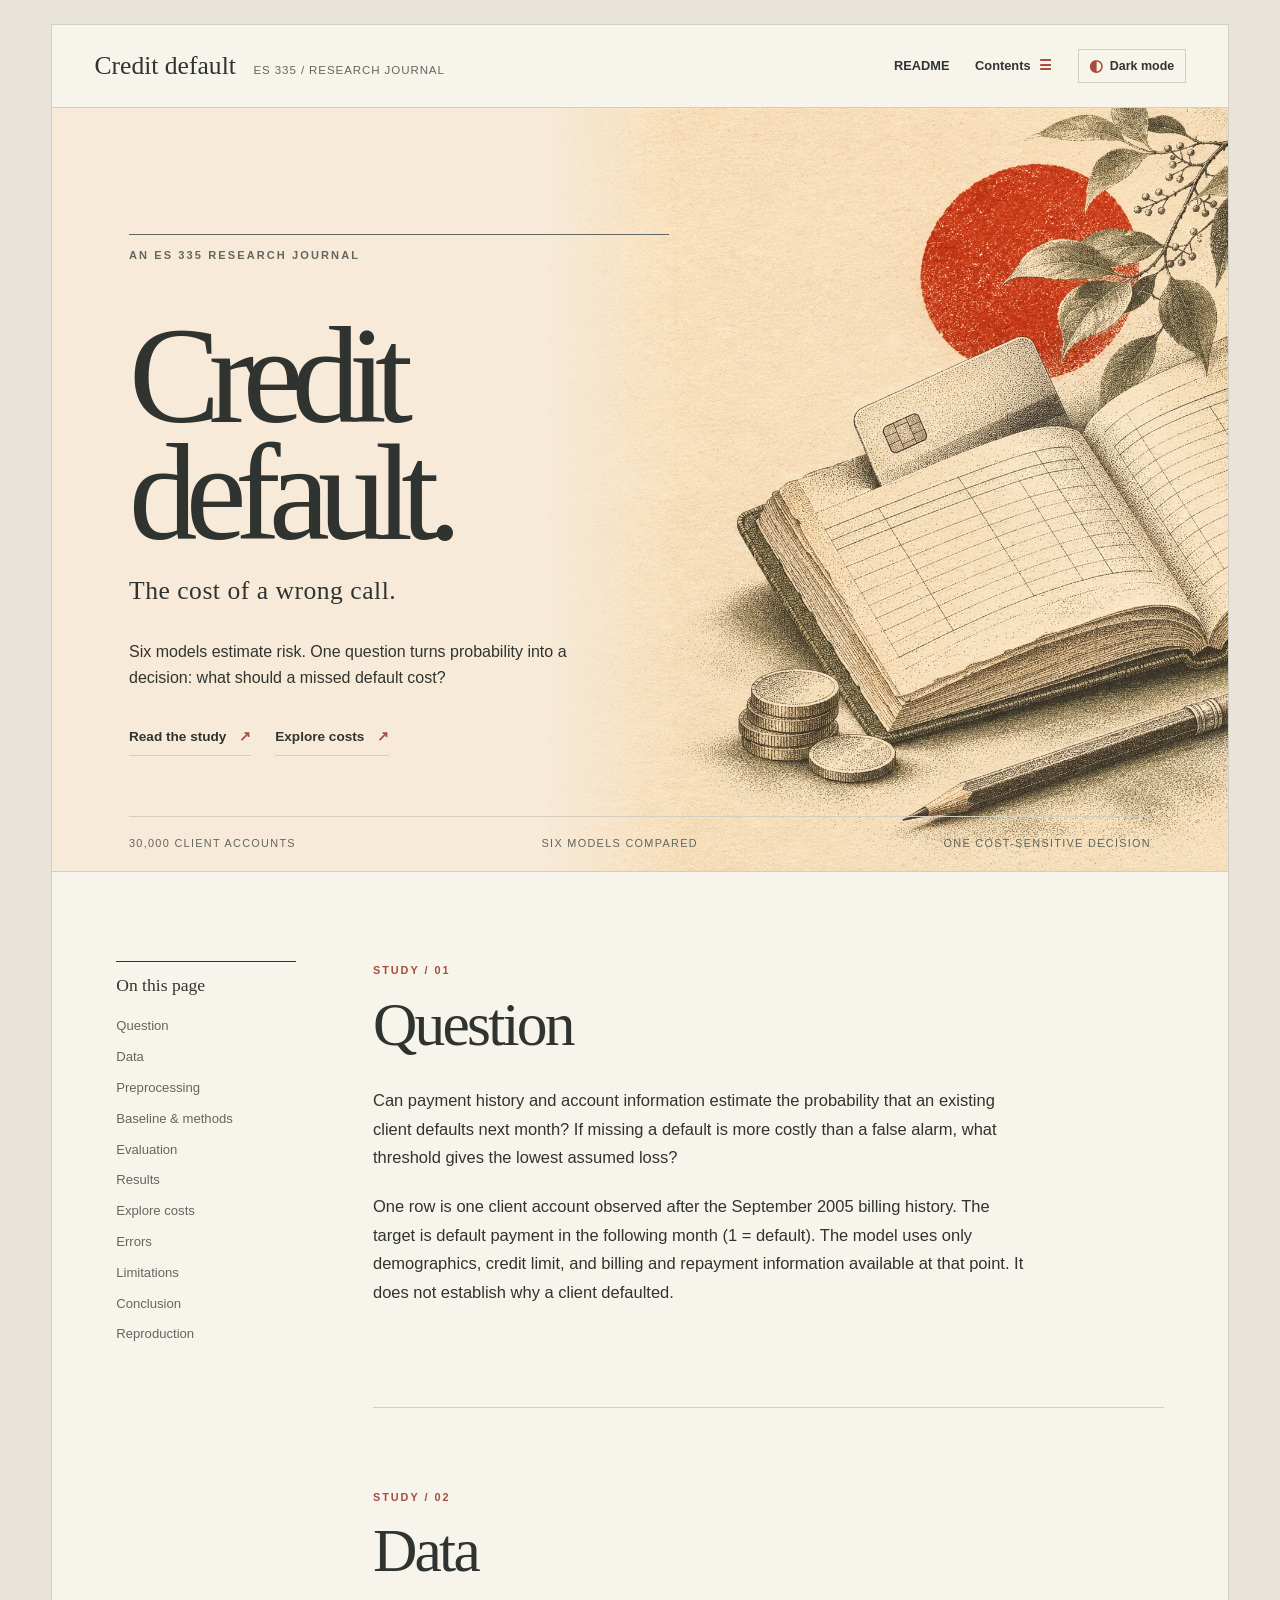
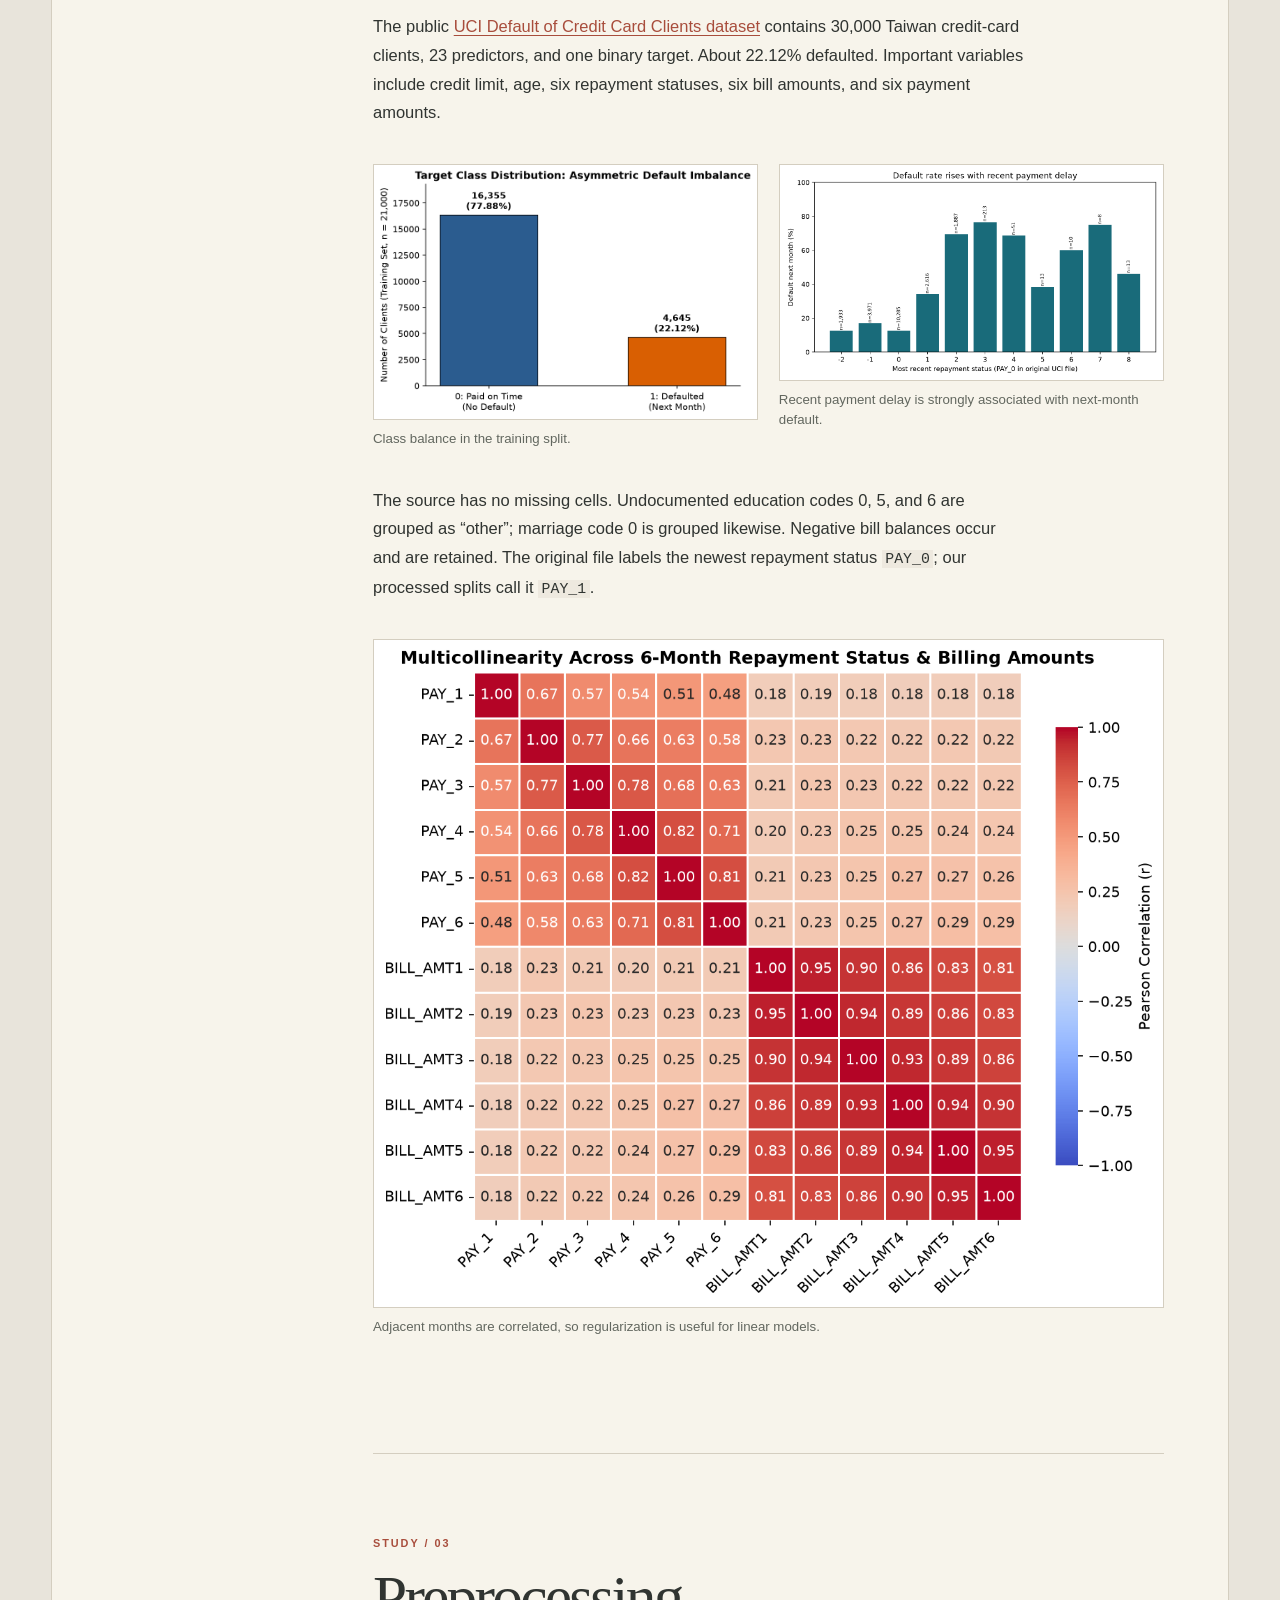
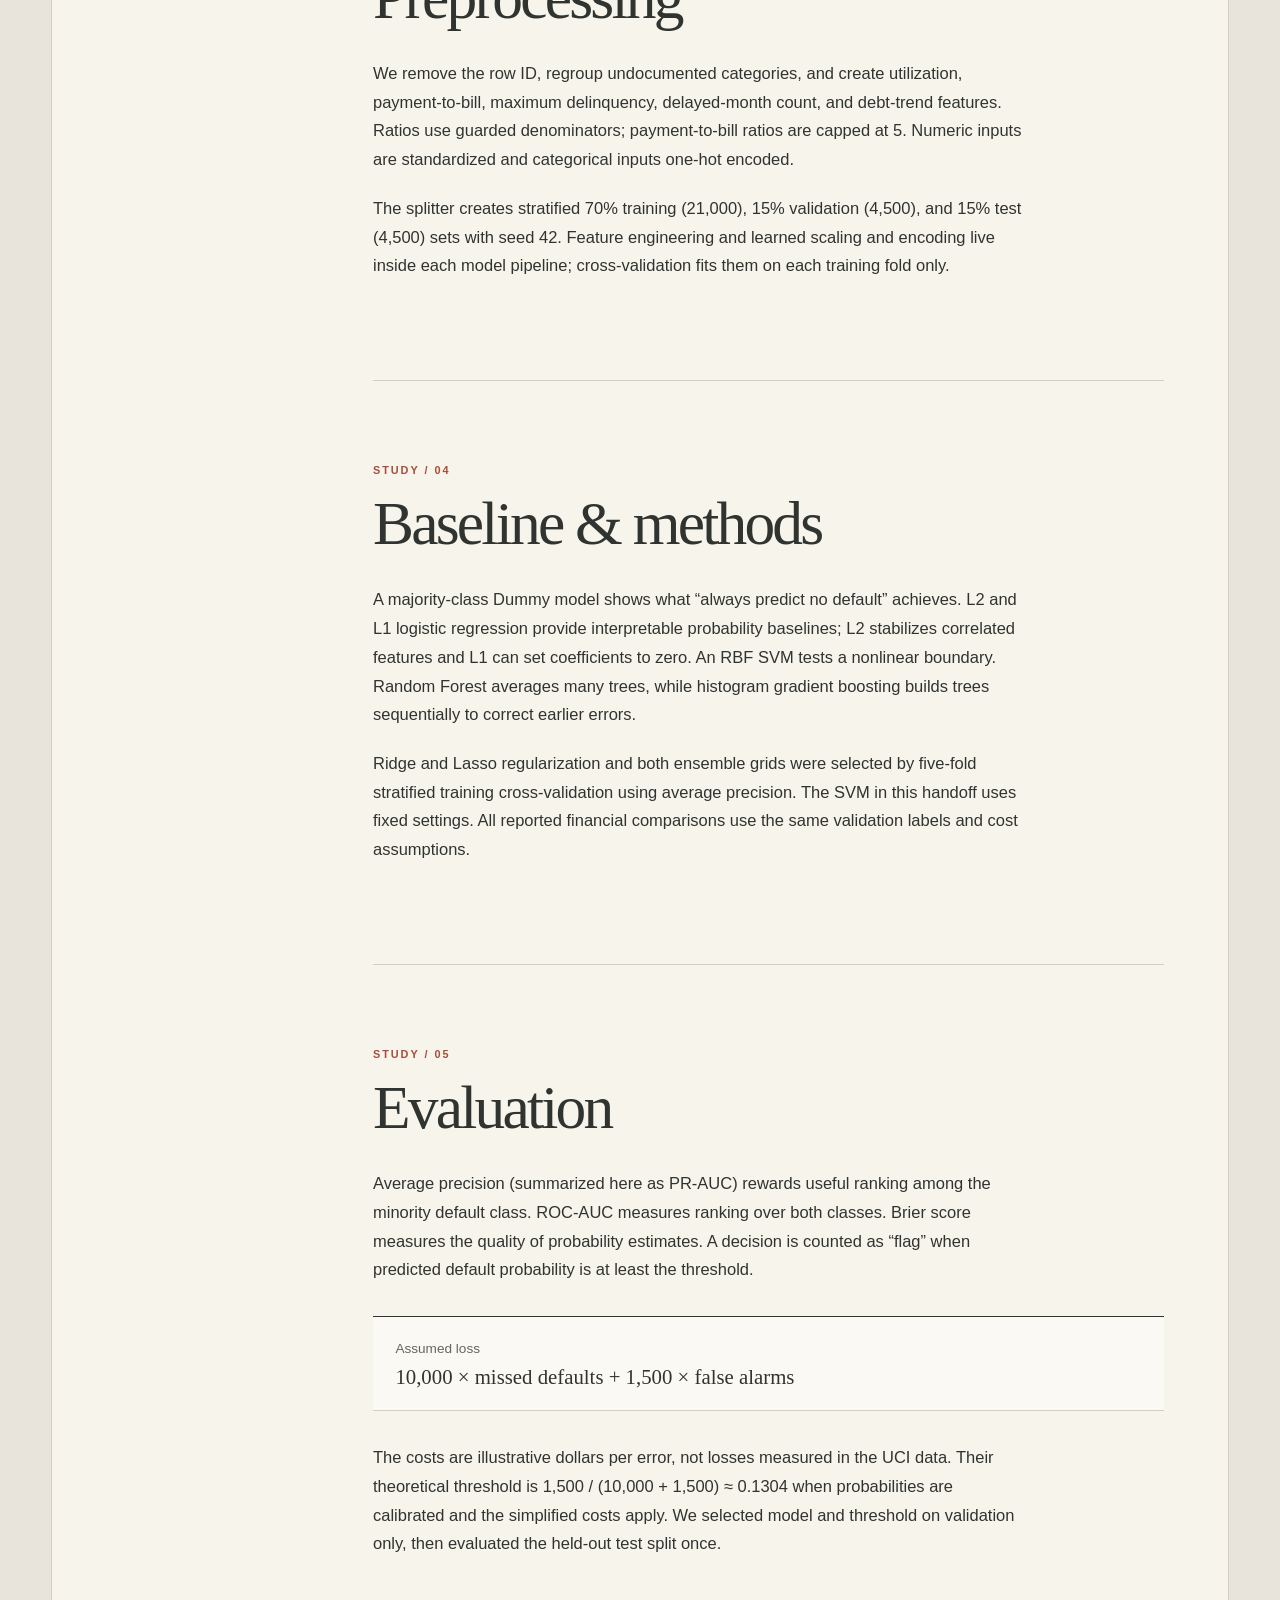
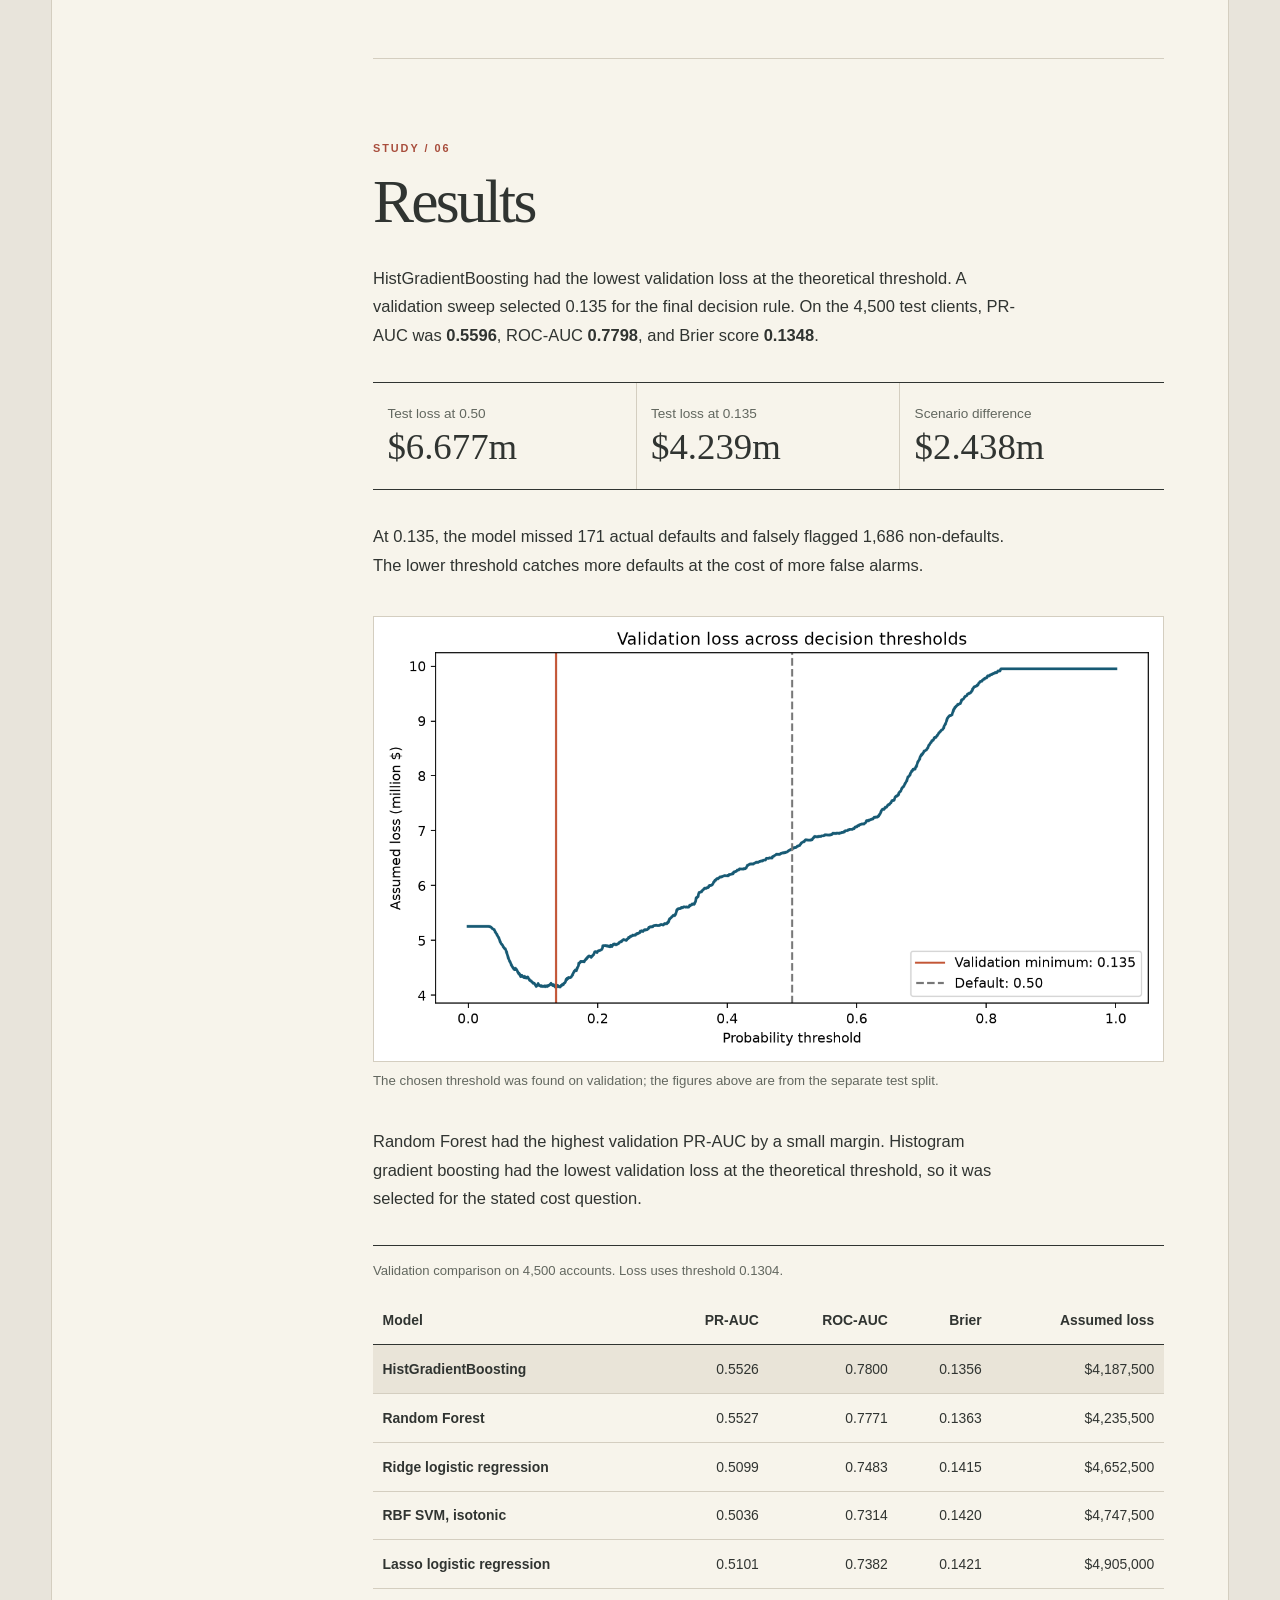
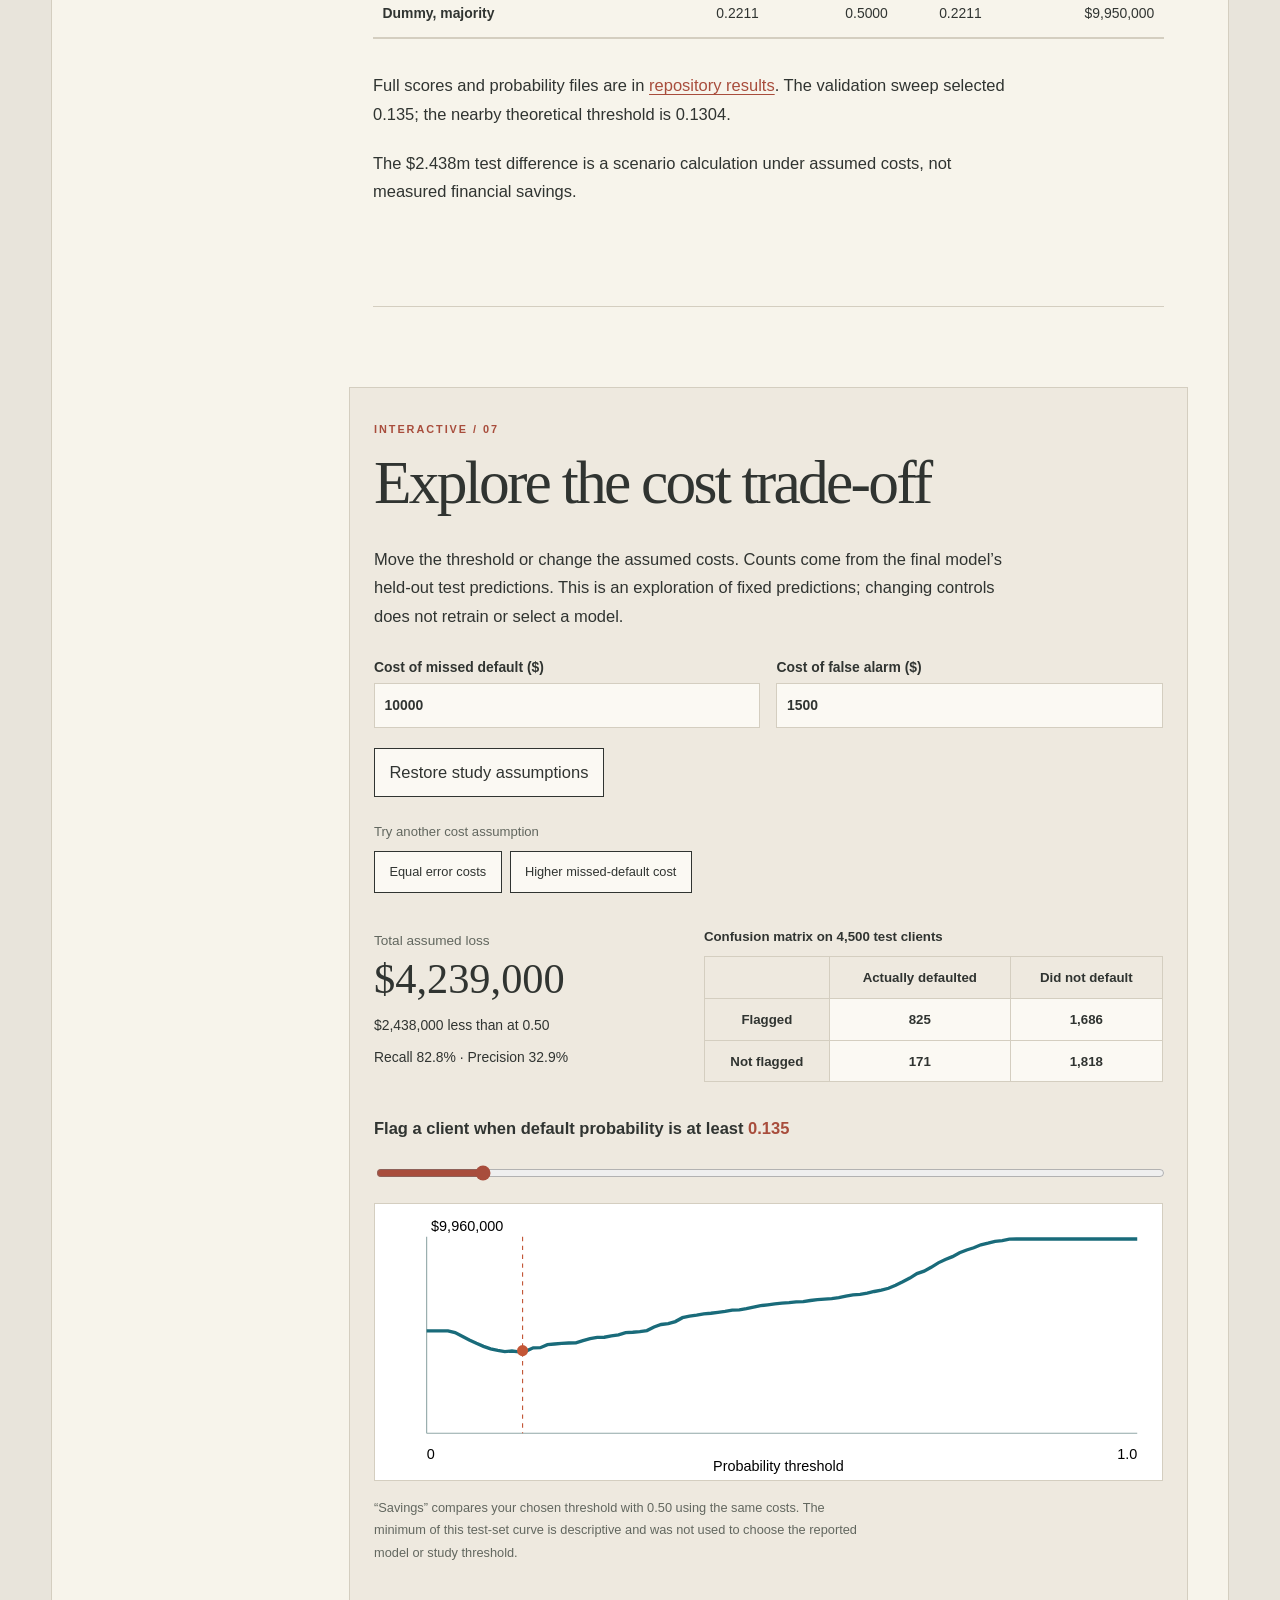
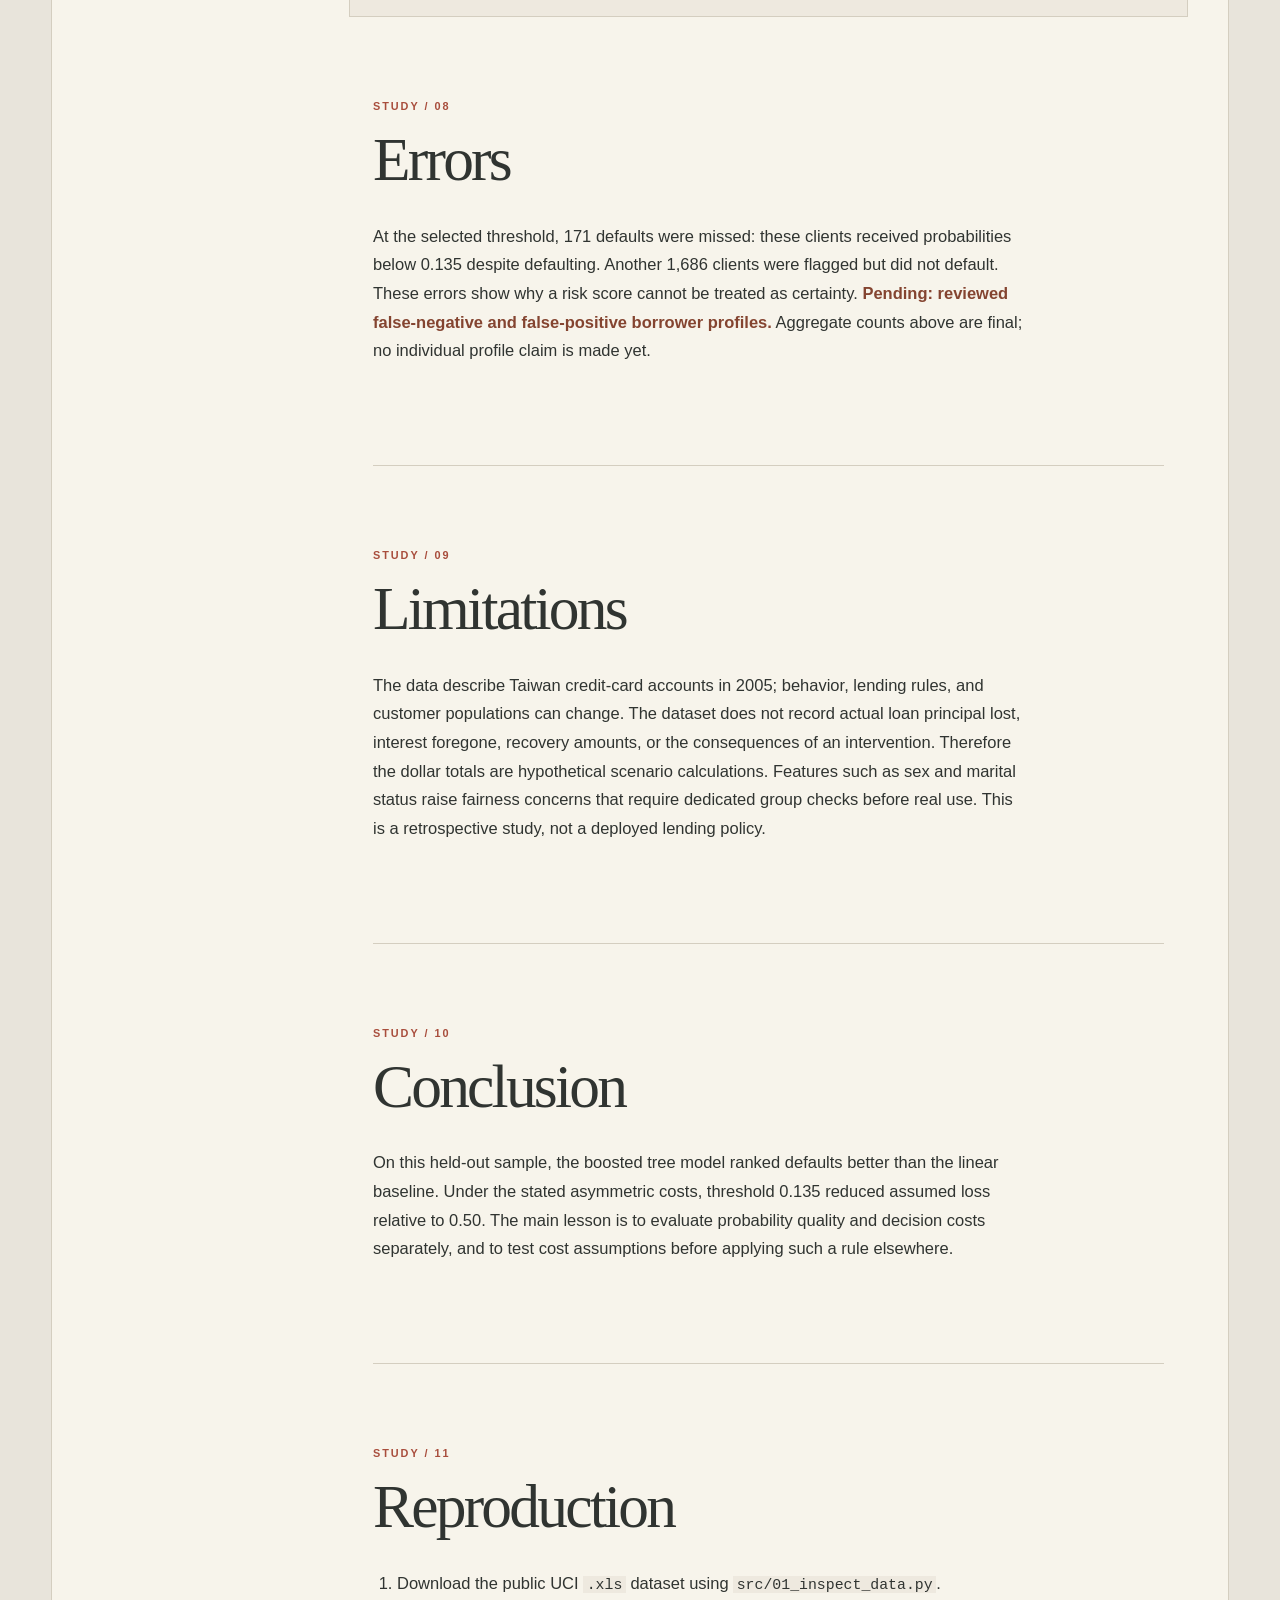
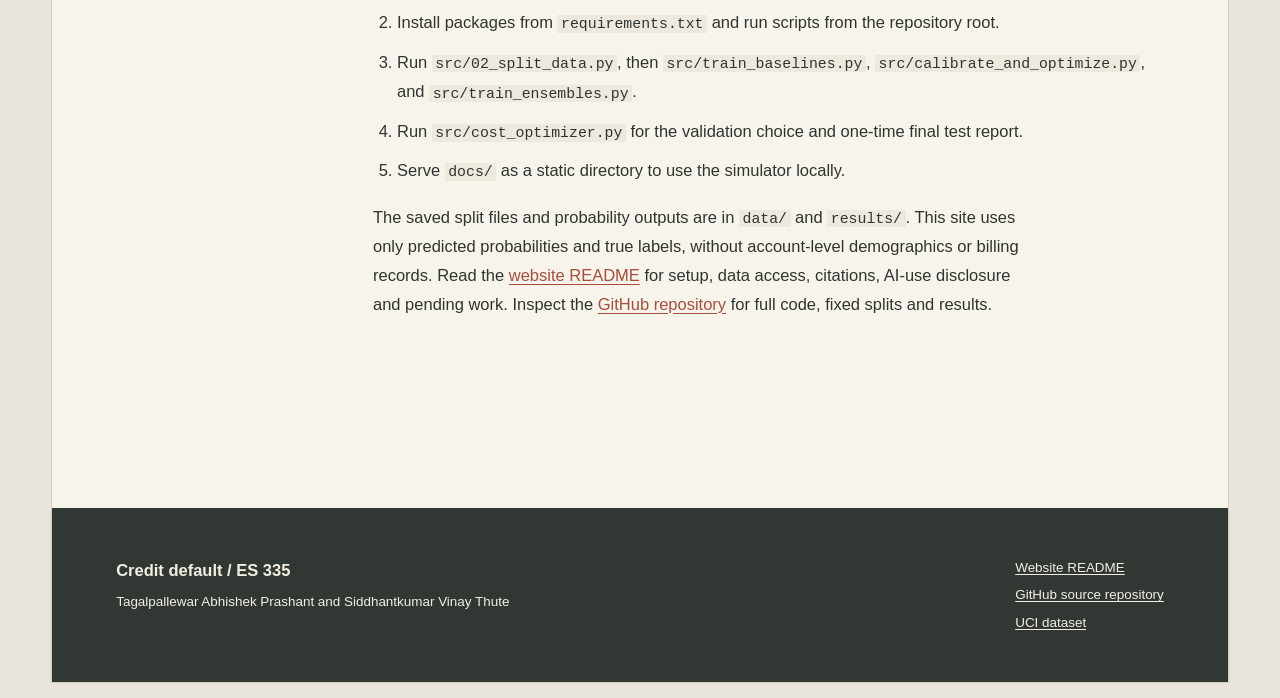
<file: docs/index.html>
<!doctype html>
<html lang="en">
<head>
  <meta charset="utf-8">
  <meta name="viewport" content="width=device-width, initial-scale=1">
  <meta name="description" content="An interactive study of credit-card default probabilities and cost-sensitive decisions.">
  <title>Credit default | Model evidence and decision costs</title>
  <script src="theme.js"></script>
  <link rel="stylesheet" href="style.css">
  <script src="app.js" defer></script>
</head>
<body>
  <a class="skip-link" href="#question">Skip to study</a>
  <header class="masthead"><a class="brand" href="#top">Credit default<span>ES 335 / Research journal</span></a><div class="header-actions"><a class="header-link" href="readme.html">README</a><details class="nav-menu"><summary>Contents</summary><nav aria-label="Main navigation"><a href="#question">Question</a><a href="#data">Data</a><a href="#methods">Methods</a><a href="#results">Results</a><a href="#simulator">Simulator</a><a href="#reproduce">Reproduce</a><a href="https://github.com/TagalpallewarAbhishek/credit-default-prediction">GitHub</a></nav></details><button class="theme-toggle" type="button" aria-label="Switch color theme">Dark mode</button></div></header>
  <main id="top">
    <section class="hero" aria-labelledby="hero-title">
      <img class="hero-art" src="assets/hero-ledger.webp" alt="" fetchpriority="high" decoding="async">
      <div class="hero-copy"><p class="kicker">An ES 335 research journal</p><h1 id="hero-title">Credit<br>default.</h1><p class="hero-subtitle">The cost of a wrong call.</p><p class="lead">Six models estimate risk. One question turns probability into a decision: what should a missed default cost?</p><div class="hero-links"><a class="hero-link" href="#question">Read the study</a><a class="hero-link" href="#simulator">Explore costs</a></div></div>
      <div class="hero-bottom"><span>30,000 client accounts</span><span>Six models compared</span><span>One cost-sensitive decision</span></div>
    </section>
    <div class="page-grid"><aside class="contents"><p>On this page</p><a href="#question">Question</a><a href="#data">Data</a><a href="#preprocessing">Preprocessing</a><a href="#methods">Baseline & methods</a><a href="#evaluation">Evaluation</a><a href="#results">Results</a><a href="#simulator">Explore costs</a><a href="#errors">Errors</a><a href="#limitations">Limitations</a><a href="#conclusion">Conclusion</a><a href="#reproduce">Reproduction</a></aside><div class="story">
      <section id="question" class="chapter"><h2>Question</h2><p>Can payment history and account information estimate the probability that an existing client defaults next month? If missing a default is more costly than a false alarm, what threshold gives the lowest assumed loss?</p><p>One row is one client account observed after the September 2005 billing history. The target is default payment in the following month (1 = default). The model uses only demographics, credit limit, and billing and repayment information available at that point. It does not establish why a client defaulted.</p></section>
      <section id="data" class="chapter"><h2>Data</h2><p>The public <a href="https://archive.ics.uci.edu/dataset/350/default%2Bof%2Bcredit%2Bcard%2Bclients">UCI Default of Credit Card Clients dataset</a> contains 30,000 Taiwan credit-card clients, 23 predictors, and one binary target. About 22.12% defaulted. Important variables include credit limit, age, six repayment statuses, six bill amounts, and six payment amounts.</p><div class="figure-row"><figure><img src="assets/class_imbalance.png" alt="Training data: 77.88 percent did not default and 22.12 percent did." loading="lazy"><figcaption>Class balance in the training split.</figcaption></figure><figure><img src="assets/default_by_repayment_status.png" alt="Training default rate by most recent repayment status, with counts above each bar." loading="lazy"><figcaption>Recent payment delay is strongly associated with next-month default.</figcaption></figure></div><p>The source has no missing cells. Undocumented education codes 0, 5, and 6 are grouped as “other”; marriage code 0 is grouped likewise. Negative bill balances occur and are retained. The original file labels the newest repayment status <code>PAY_0</code>; our processed splits call it <code>PAY_1</code>.</p><figure class="wide-figure"><img src="assets/feature_correlation.png" alt="Correlation heatmap showing strong similarity among adjacent bill amounts and among repayment statuses." loading="lazy"><figcaption>Adjacent months are correlated, so regularization is useful for linear models.</figcaption></figure></section>
      <section id="preprocessing" class="chapter"><h2>Preprocessing</h2><p>We remove the row ID, regroup undocumented categories, and create utilization, payment-to-bill, maximum delinquency, delayed-month count, and debt-trend features. Ratios use guarded denominators; payment-to-bill ratios are capped at 5. Numeric inputs are standardized and categorical inputs one-hot encoded.</p><p>The splitter creates stratified 70% training (21,000), 15% validation (4,500), and 15% test (4,500) sets with seed 42. Feature engineering and learned scaling and encoding live inside each model pipeline; cross-validation fits them on each training fold only.</p></section>
      <section id="methods" class="chapter"><h2>Baseline & methods</h2><p>A majority-class Dummy model shows what “always predict no default” achieves. L2 and L1 logistic regression provide interpretable probability baselines; L2 stabilizes correlated features and L1 can set coefficients to zero. An RBF SVM tests a nonlinear boundary. Random Forest averages many trees, while histogram gradient boosting builds trees sequentially to correct earlier errors.</p><p>Ridge and Lasso regularization and both ensemble grids were selected by five-fold stratified training cross-validation using average precision. The SVM in this handoff uses fixed settings. All reported financial comparisons use the same validation labels and cost assumptions.</p></section>
      <section id="evaluation" class="chapter"><h2>Evaluation</h2><p>Average precision (summarized here as PR-AUC) rewards useful ranking among the minority default class. ROC-AUC measures ranking over both classes. Brier score measures the quality of probability estimates. A decision is counted as “flag” when predicted default probability is at least the threshold.</p><div class="formula"><span>Assumed loss</span><strong>10,000 × missed defaults + 1,500 × false alarms</strong></div><p>The costs are illustrative dollars per error, not losses measured in the UCI data. Their theoretical threshold is 1,500 / (10,000 + 1,500) ≈ 0.1304 when probabilities are calibrated and the simplified costs apply. We selected model and threshold on validation only, then evaluated the held-out test split once.</p></section>
      <section id="results" class="chapter"><h2>Results</h2><p>HistGradientBoosting had the lowest validation loss at the theoretical threshold. A validation sweep selected 0.135 for the final decision rule. On the 4,500 test clients, PR-AUC was <strong>0.5596</strong>, ROC-AUC <strong>0.7798</strong>, and Brier score <strong>0.1348</strong>.</p><div class="result-band"><div><span>Test loss at 0.50</span><strong>$6.677m</strong></div><div><span>Test loss at 0.135</span><strong>$4.239m</strong></div><div><span>Scenario difference</span><strong>$2.438m</strong></div></div><p>At 0.135, the model missed 171 actual defaults and falsely flagged 1,686 non-defaults. The lower threshold catches more defaults at the cost of more false alarms.</p><figure class="wide-figure"><img src="assets/final_cost_curve.png" alt="Validation cost curve for HistGradientBoosting with minimum at 0.135 and reference threshold 0.50." loading="lazy"><figcaption>The chosen threshold was found on validation; the figures above are from the separate test split.</figcaption></figure><p>Random Forest had the highest validation PR-AUC by a small margin. Histogram gradient boosting had the lowest validation loss at the theoretical threshold, so it was selected for the stated cost question.</p>
<div class="table-scroll"><table class="results-table"><caption>Validation comparison on 4,500 accounts. Loss uses threshold 0.1304.</caption><thead><tr><th scope="col">Model</th><th scope="col">PR-AUC</th><th scope="col">ROC-AUC</th><th scope="col">Brier</th><th scope="col">Assumed loss</th></tr></thead><tbody>
<tr class="winner"><th scope="row">HistGradientBoosting</th><td>0.5526</td><td>0.7800</td><td>0.1356</td><td>$4,187,500</td></tr>
<tr><th scope="row">Random Forest</th><td>0.5527</td><td>0.7771</td><td>0.1363</td><td>$4,235,500</td></tr>
<tr><th scope="row">Ridge logistic regression</th><td>0.5099</td><td>0.7483</td><td>0.1415</td><td>$4,652,500</td></tr>
<tr><th scope="row">RBF SVM, isotonic</th><td>0.5036</td><td>0.7314</td><td>0.1420</td><td>$4,747,500</td></tr>
<tr><th scope="row">Lasso logistic regression</th><td>0.5101</td><td>0.7382</td><td>0.1421</td><td>$4,905,000</td></tr>
<tr><th scope="row">Dummy, majority</th><td>0.2211</td><td>0.5000</td><td>0.2211</td><td>$9,950,000</td></tr>
</tbody></table></div>
<p>Full scores and probability files are in <a href="https://github.com/TagalpallewarAbhishek/credit-default-prediction/tree/main/results">repository results</a>. The validation sweep selected 0.135; the nearby theoretical threshold is 0.1304.</p>
<p>The $2.438m test difference is a scenario calculation under assumed costs, not measured financial savings.</p></section>
      <section id="simulator" class="chapter simulator"><h2>Explore the cost trade-off</h2><p>Move the threshold or change the assumed costs. Counts come from the final model’s held-out test predictions. This is an exploration of fixed predictions; changing controls does not retrain or select a model.</p><div id="sim-status" role="status">Loading test predictions…</div><div class="controls"><div class="cost-controls"><label>Cost of missed default ($)<input id="fn-cost" type="number" min="0" step="100" value="10000"></label><label>Cost of false alarm ($)<input id="fp-cost" type="number" min="0" step="100" value="1500"></label></div><button id="reset" type="button">Restore study assumptions</button></div><div class="presets" role="group" aria-label="Example cost scenarios"><span>Try another cost assumption</span><button type="button" data-fn-cost="1500" data-fp-cost="1500">Equal error costs</button><button type="button" data-fn-cost="20000" data-fp-cost="1500">Higher missed-default cost</button></div><div class="sim-results"><div class="sim-total"><span>Total assumed loss</span><strong id="total-loss">—</strong><p id="savings">—</p><p id="rates">—</p></div><div class="matrix-wrap"><table class="matrix"><caption>Confusion matrix on 4,500 test clients</caption><thead><tr><th></th><th>Actually defaulted</th><th>Did not default</th></tr></thead><tbody><tr><th>Flagged</th><td id="tp">—</td><td id="fp">—</td></tr><tr><th>Not flagged</th><td id="fn">—</td><td id="tn">—</td></tr></tbody></table></div></div><div class="controls threshold-control"><label for="threshold">Flag a client when default probability is at least <output id="threshold-value">0.135</output></label><input id="threshold" type="range" min="0.01" max="0.99" step="0.001" value="0.135"></div><div class="chart-wrap"><svg id="cost-chart" viewBox="0 0 700 240" role="img" aria-label="Assumed loss across thresholds for the selected costs"></svg></div><p class="small-note">“Savings” compares your chosen threshold with 0.50 using the same costs. The minimum of this test-set curve is descriptive and was not used to choose the reported model or study threshold.</p></section>
      <section id="errors" class="chapter"><h2>Errors</h2><p>At the selected threshold, 171 defaults were missed: these clients received probabilities below 0.135 despite defaulting. Another 1,686 clients were flagged but did not default. These errors show why a risk score cannot be treated as certainty. <span class="pending-inline">Pending: reviewed false-negative and false-positive borrower profiles.</span> Aggregate counts above are final; no individual profile claim is made yet.</p></section>
      <section id="limitations" class="chapter"><h2>Limitations</h2><p>The data describe Taiwan credit-card accounts in 2005; behavior, lending rules, and customer populations can change. The dataset does not record actual loan principal lost, interest foregone, recovery amounts, or the consequences of an intervention. Therefore the dollar totals are hypothetical scenario calculations. Features such as sex and marital status raise fairness concerns that require dedicated group checks before real use. This is a retrospective study, not a deployed lending policy.</p></section>
      <section id="conclusion" class="chapter"><h2>Conclusion</h2><p>On this held-out sample, the boosted tree model ranked defaults better than the linear baseline. Under the stated asymmetric costs, threshold 0.135 reduced assumed loss relative to 0.50. The main lesson is to evaluate probability quality and decision costs separately, and to test cost assumptions before applying such a rule elsewhere.</p></section>
      <section id="reproduce" class="chapter"><h2>Reproduction</h2><ol><li>Download the public UCI <code>.xls</code> dataset using <code>src/01_inspect_data.py</code>.</li><li>Install packages from <code>requirements.txt</code> and run scripts from the repository root.</li><li>Run <code>src/02_split_data.py</code>, then <code>src/train_baselines.py</code>, <code>src/calibrate_and_optimize.py</code>, and <code>src/train_ensembles.py</code>.</li><li>Run <code>src/cost_optimizer.py</code> for the validation choice and one-time final test report.</li><li>Serve <code>docs/</code> as a static directory to use the simulator locally.</li></ol><p>The saved split files and probability outputs are in <code>data/</code> and <code>results/</code>. This site uses only predicted probabilities and true labels, without account-level demographics or billing records. Read the <a href="readme.html">website README</a> for setup, data access, citations, AI-use disclosure and pending work. Inspect the <a href="https://github.com/TagalpallewarAbhishek/credit-default-prediction">GitHub repository</a> for full code, fixed splits and results.</p></section>
    </div></div>
  </main><footer class="site-footer"><div><strong>Credit default / ES 335</strong><p>Tagalpallewar Abhishek Prashant and Siddhantkumar Vinay Thute</p></div><div><a href="readme.html">Website README</a><a href="https://github.com/TagalpallewarAbhishek/credit-default-prediction">GitHub source repository</a><a href="https://archive.ics.uci.edu/dataset/350/default+of+credit+card+clients">UCI dataset</a></div></footer>
</body></html>
</file>
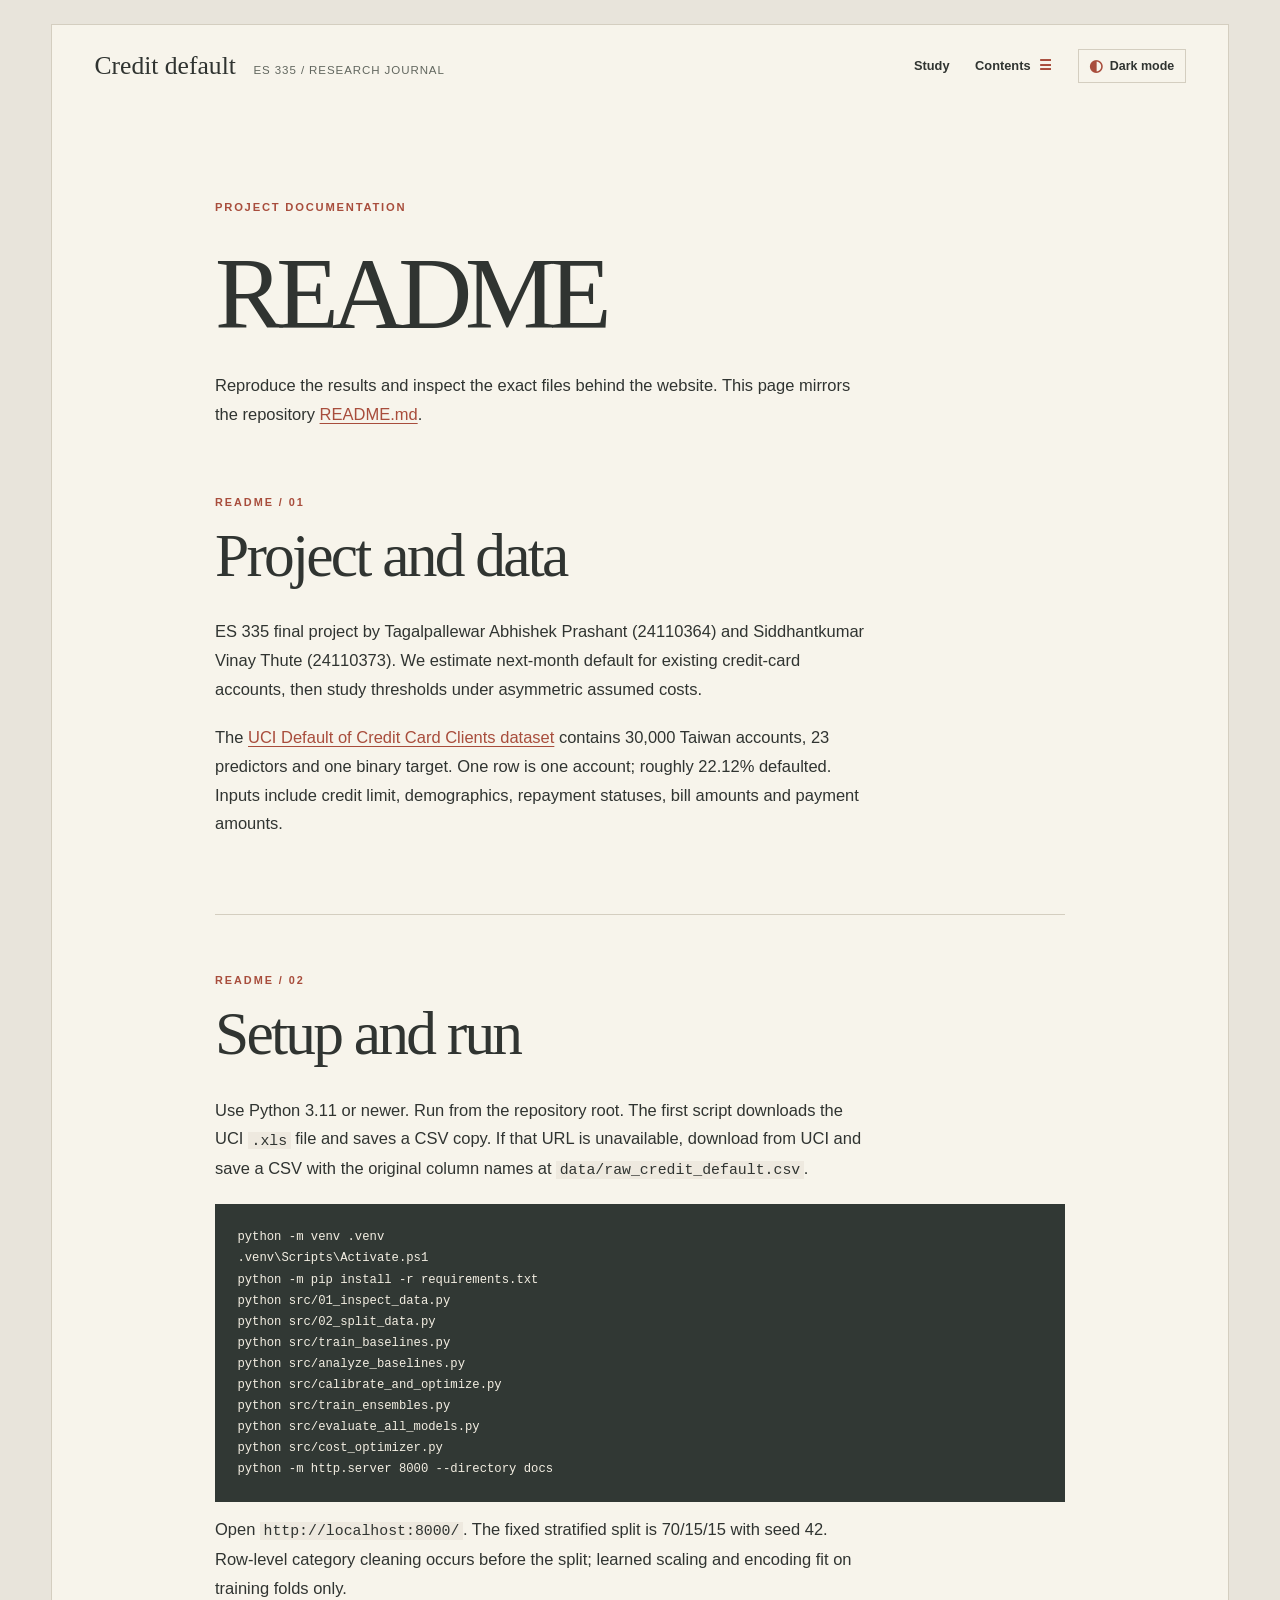
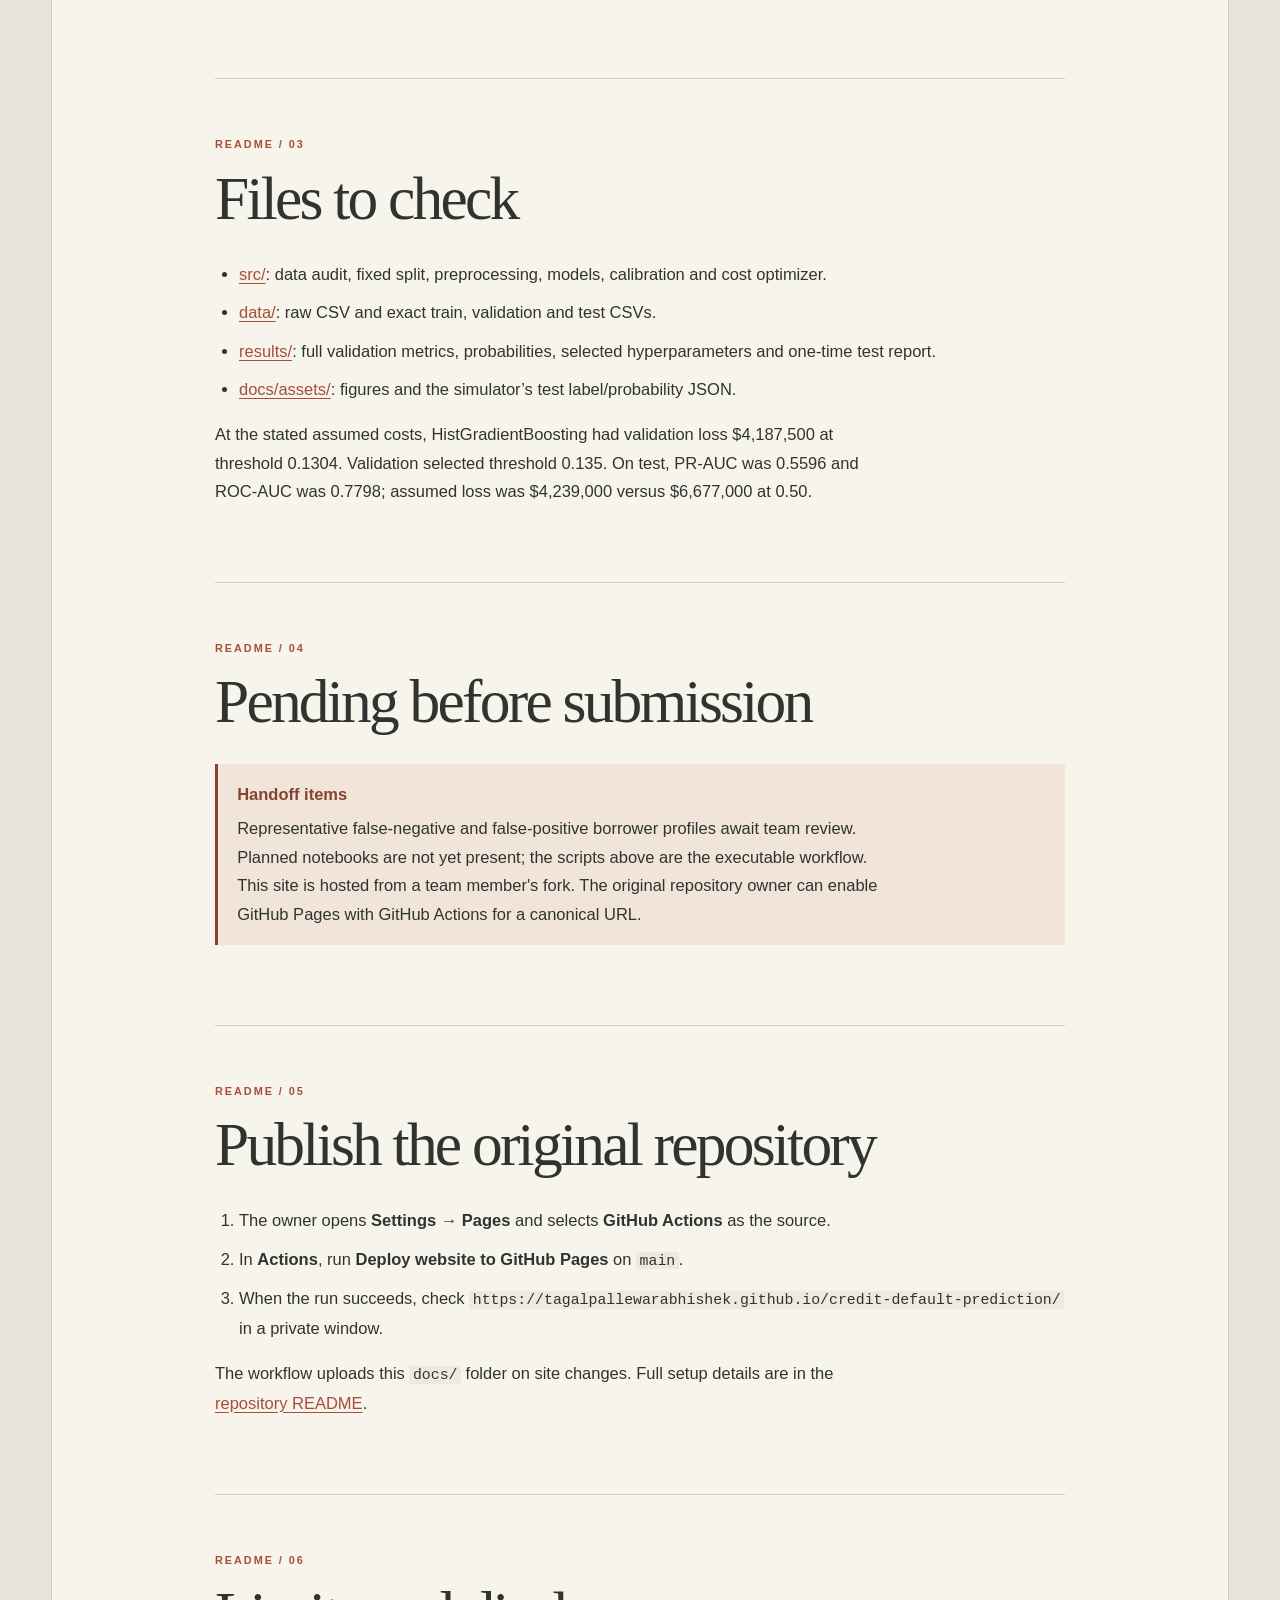
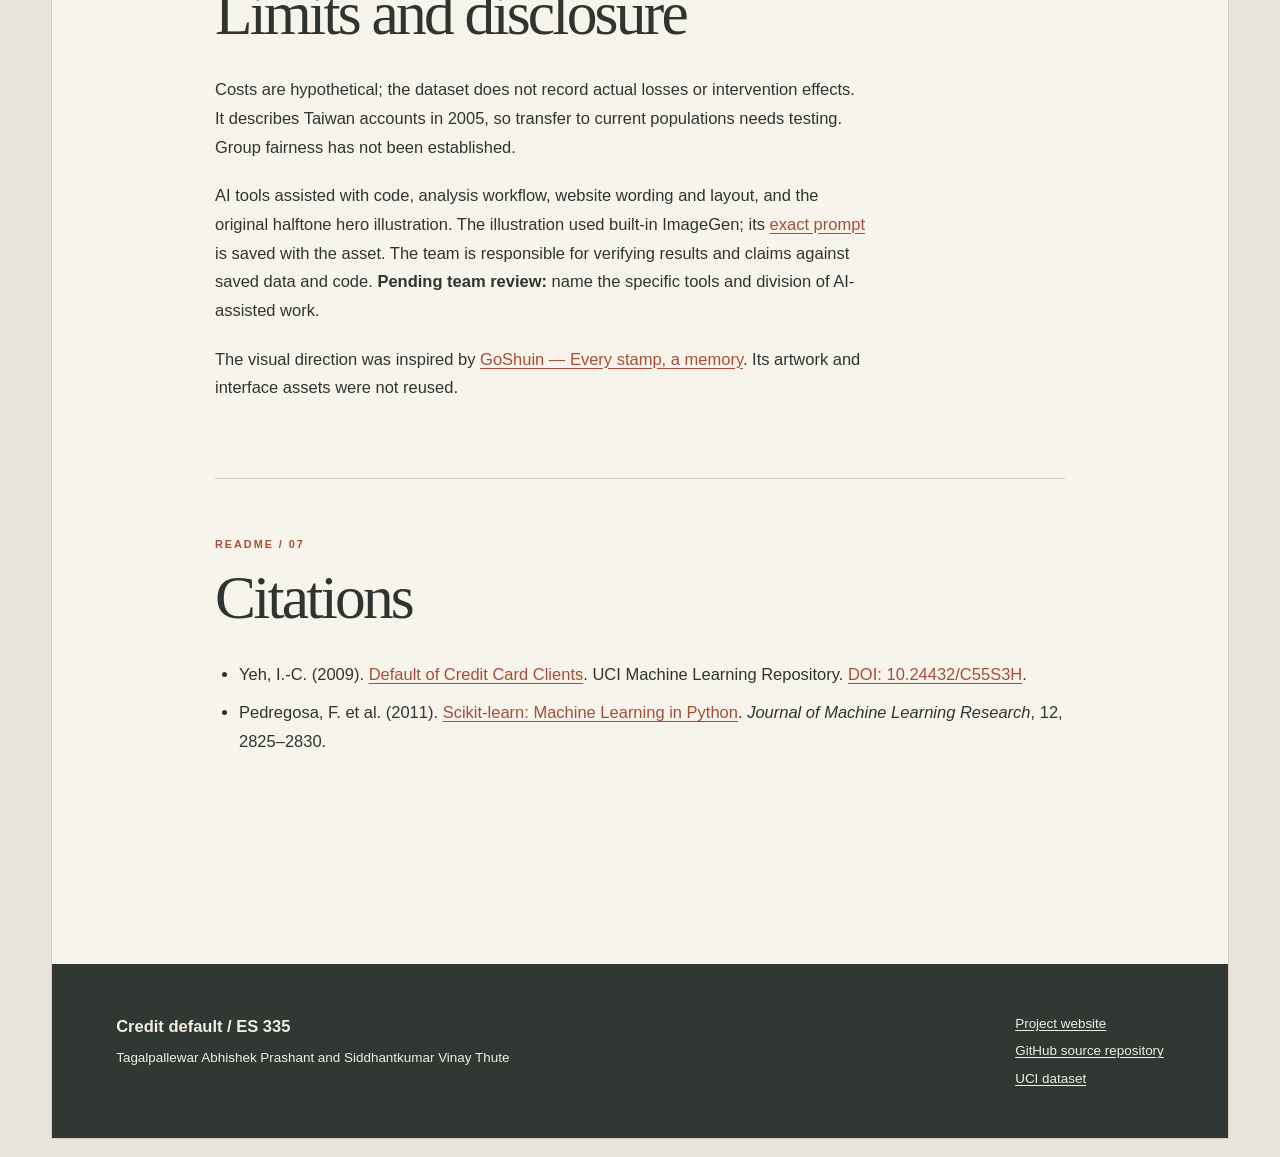
<file: docs/readme.html>
<!doctype html>
<html lang="en">
<head>
  <meta charset="utf-8">
  <meta name="viewport" content="width=device-width, initial-scale=1">
  <meta name="description" content="Project README: reproduction, data access, results, citations and AI-use disclosure.">
  <title>README | Credit default study</title>
  <script src="theme.js"></script>
  <link rel="stylesheet" href="style.css">
</head>
<body>
  <a class="skip-link" href="#readme">Skip to README</a>
  <header class="masthead"><a class="brand" href="index.html">Credit default<span>ES 335 / Research journal</span></a><div class="header-actions"><a class="header-link" href="index.html">Study</a><details class="nav-menu"><summary>Contents</summary><nav aria-label="Main navigation"><a href="index.html#question">Question</a><a href="index.html#results">Results</a><a href="index.html#simulator">Simulator</a><a href="https://github.com/TagalpallewarAbhishek/credit-default-prediction">GitHub</a></nav></details><button class="theme-toggle" type="button" aria-label="Switch color theme">Dark mode</button></div></header>
  <main id="readme" class="readme-page">
    <header class="readme-intro"><p class="kicker">Project documentation</p><h1>README</h1><p>Reproduce the results and inspect the exact files behind the website. This page mirrors the repository <a href="https://github.com/TagalpallewarAbhishek/credit-default-prediction/blob/main/README.md">README.md</a>.</p></header>
    <section class="chapter"><h2>Project and data</h2><p>ES 335 final project by Tagalpallewar Abhishek Prashant (24110364) and Siddhantkumar Vinay Thute (24110373). We estimate next-month default for existing credit-card accounts, then study thresholds under asymmetric assumed costs.</p><p>The <a href="https://archive.ics.uci.edu/dataset/350/default+of+credit+card+clients">UCI Default of Credit Card Clients dataset</a> contains 30,000 Taiwan accounts, 23 predictors and one binary target. One row is one account; roughly 22.12% defaulted. Inputs include credit limit, demographics, repayment statuses, bill amounts and payment amounts.</p></section>
    <section class="chapter"><h2>Setup and run</h2><p>Use Python 3.11 or newer. Run from the repository root. The first script downloads the UCI <code>.xls</code> file and saves a CSV copy. If that URL is unavailable, download from UCI and save a CSV with the original column names at <code>data/raw_credit_default.csv</code>.</p><pre><code>python -m venv .venv
.venv\Scripts\Activate.ps1
python -m pip install -r requirements.txt
python src/01_inspect_data.py
python src/02_split_data.py
python src/train_baselines.py
python src/analyze_baselines.py
python src/calibrate_and_optimize.py
python src/train_ensembles.py
python src/evaluate_all_models.py
python src/cost_optimizer.py
python -m http.server 8000 --directory docs</code></pre><p>Open <code>http://localhost:8000/</code>. The fixed stratified split is 70/15/15 with seed 42. Row-level category cleaning occurs before the split; learned scaling and encoding fit on training folds only.</p></section>
    <section class="chapter"><h2>Files to check</h2><ul><li><a href="https://github.com/TagalpallewarAbhishek/credit-default-prediction/tree/main/src">src/</a>: data audit, fixed split, preprocessing, models, calibration and cost optimizer.</li><li><a href="https://github.com/TagalpallewarAbhishek/credit-default-prediction/tree/main/data">data/</a>: raw CSV and exact train, validation and test CSVs.</li><li><a href="https://github.com/TagalpallewarAbhishek/credit-default-prediction/tree/main/results">results/</a>: full validation metrics, probabilities, selected hyperparameters and one-time test report.</li><li><a href="https://github.com/TagalpallewarAbhishek/credit-default-prediction/tree/main/docs/assets">docs/assets/</a>: figures and the simulator’s test label/probability JSON.</li></ul><p>At the stated assumed costs, HistGradientBoosting had validation loss $4,187,500 at threshold 0.1304. Validation selected threshold 0.135. On test, PR-AUC was 0.5596 and ROC-AUC was 0.7798; assumed loss was $4,239,000 versus $6,677,000 at 0.50.</p></section>
    <section class="chapter"><h2>Pending before submission</h2><div class="pending"><strong>Handoff items</strong><p>Representative false-negative and false-positive borrower profiles await team review. Planned notebooks are not yet present; the scripts above are the executable workflow. This site is hosted from a team member's fork. The original repository owner can enable GitHub Pages with GitHub Actions for a canonical URL.</p></div></section>
    <section class="chapter"><h2>Publish the original repository</h2><ol><li>The owner opens <strong>Settings → Pages</strong> and selects <strong>GitHub Actions</strong> as the source.</li><li>In <strong>Actions</strong>, run <strong>Deploy website to GitHub Pages</strong> on <code>main</code>.</li><li>When the run succeeds, check <code>https://tagalpallewarabhishek.github.io/credit-default-prediction/</code> in a private window.</li></ol><p>The workflow uploads this <code>docs/</code> folder on site changes. Full setup details are in the <a href="https://github.com/TagalpallewarAbhishek/credit-default-prediction/blob/main/README.md">repository README</a>.</p></section>
    <section class="chapter"><h2>Limits and disclosure</h2><p>Costs are hypothetical; the dataset does not record actual losses or intervention effects. It describes Taiwan accounts in 2005, so transfer to current populations needs testing. Group fairness has not been established.</p><p>AI tools assisted with code, analysis workflow, website wording and layout, and the original halftone hero illustration. The illustration used built-in ImageGen; its <a href="assets/hero-ledger.prompt.txt">exact prompt</a> is saved with the asset. The team is responsible for verifying results and claims against saved data and code. <strong>Pending team review:</strong> name the specific tools and division of AI-assisted work.</p><p>The visual direction was inspired by <a href="https://www.awwwards.com/inspiration/desktop-goshuin-every-stamp-a-memory">GoShuin — Every stamp, a memory</a>. Its artwork and interface assets were not reused.</p></section>
    <section class="chapter"><h2>Citations</h2><ul><li>Yeh, I.-C. (2009). <a href="https://archive.ics.uci.edu/dataset/350/default+of+credit+card+clients">Default of Credit Card Clients</a>. UCI Machine Learning Repository. <a href="https://doi.org/10.24432/C55S3H">DOI: 10.24432/C55S3H</a>.</li><li>Pedregosa, F. et al. (2011). <a href="https://jmlr.org/papers/v12/pedregosa11a.html">Scikit-learn: Machine Learning in Python</a>. <em>Journal of Machine Learning Research</em>, 12, 2825–2830.</li></ul></section>
  </main>
  <footer class="site-footer"><div><strong>Credit default / ES 335</strong><p>Tagalpallewar Abhishek Prashant and Siddhantkumar Vinay Thute</p></div><div><a href="index.html">Project website</a><a href="https://github.com/TagalpallewarAbhishek/credit-default-prediction">GitHub source repository</a><a href="https://archive.ics.uci.edu/dataset/350/default+of+credit+card+clients">UCI dataset</a></div></footer>
</body>
</html>
</file>
<file: docs/style.css>
:root {
  color-scheme: light;
  --outer: #e8e4db;
  --paper: #f7f4eb;
  --surface: #fbf9f3;
  --hero-paper: #f7ead8;
  --ink: #303431;
  --muted: #62675f;
  --line: #d4cec0;
  --accent: #a84d3c;
  --accent-soft: #eee0d2;
  --panel: #eee9df;
  --winner: #e9e4d8;
  --notice: #f1e5d9;
  --notice-ink: #844430;
  --footer: #313834;
  --footer-ink: #f3eee2;
}

html[data-theme="dark"] {
  color-scheme: dark;
  --outer: #171c1a;
  --paper: #222924;
  --surface: #28312a;
  --hero-paper: #252a25;
  --ink: #f0eadd;
  --muted: #bec3b8;
  --line: #4d584e;
  --accent: #df927b;
  --accent-soft: #423631;
  --panel: #2e382f;
  --winner: #38443a;
  --notice: #42352e;
  --notice-ink: #f0c1a8;
  --footer: #151b18;
  --footer-ink: #eee7d9;
}

* { box-sizing: border-box; }
html { scroll-behavior: smooth; }
body { margin: 0; padding: 24px clamp(12px, 4vw, 72px); background: var(--outer); color: var(--ink); font: 16.5px/1.74 "Segoe UI", Arial, sans-serif; }
a { color: var(--accent); text-underline-offset: .18em; }
a:hover { text-decoration-thickness: 2px; }
:focus-visible { outline: 3px solid var(--accent); outline-offset: 4px; }
h1, h2, h3 { font-family: Georgia, "Times New Roman", serif; font-weight: 400; line-height: 1.1; }
h2 { font-size: clamp(2.7rem, 4.8vw, 4.4rem); letter-spacing: -.045em; margin: 0 0 .45em; }
@media (hover: hover) and (prefers-reduced-motion: no-preference) {
  h1, h2, h3, .contents p { transition: transform .2s ease; transform-origin: left center; }
  h1:hover, h2:hover, h3:hover, .contents p:hover { transform: scale(1.025); }
}
p { max-width: 71ch; }
strong { font-weight: 700; }
code { padding: .05rem .22rem; background: var(--panel); font-size: .9em; }
li { margin-bottom: .6rem; }
ol, ul { padding-left: 1.5rem; }
.skip-link { position: absolute; top: -5rem; left: 1rem; z-index: 50; padding: .5rem .85rem; background: var(--ink); color: var(--paper); }
.skip-link:focus { top: 1rem; }

.masthead, main, .site-footer { max-width: 1440px; margin-inline: auto; }
.masthead { position: relative; z-index: 30; display: flex; align-items: center; justify-content: space-between; gap: 2rem; min-height: 83px; padding: 1rem clamp(22px, 3.3vw, 52px); background: var(--paper); border: 1px solid var(--line); border-bottom: 0; }
.brand { display: inline-flex; align-items: baseline; gap: 1.1rem; color: var(--ink); text-decoration: none; font: 400 1.6rem/1 Georgia, "Times New Roman", serif; white-space: nowrap; }
.brand span { color: var(--muted); font: 500 .72rem/1.2 "Segoe UI", Arial, sans-serif; letter-spacing: .08em; text-transform: uppercase; }
.header-actions { display: flex; align-items: center; gap: 1.6rem; }
.header-link, .nav-menu summary { color: var(--ink); font-size: .8rem; font-weight: 600; text-decoration: none; cursor: pointer; }
.header-link:hover, .nav-menu summary:hover { color: var(--accent); }
.nav-menu { position: relative; }
.nav-menu summary { list-style: none; }
.nav-menu summary::-webkit-details-marker { display: none; }
.nav-menu summary::after { content: "☰"; margin-left: .55rem; font-size: .9rem; color: var(--accent); }
.nav-menu[open] summary::after { content: "×"; font-size: 1.15rem; }
.nav-menu nav { position: absolute; top: calc(100% + 1.3rem); right: -1rem; display: grid; min-width: 190px; padding: .7rem; background: var(--surface); border: 1px solid var(--line); box-shadow: 0 15px 35px #0002; }
.nav-menu nav a { padding: .35rem .65rem; color: var(--ink); text-decoration: none; font-size: .84rem; }
.nav-menu nav a:hover { color: var(--accent); background: var(--accent-soft); }
.theme-toggle { flex: none; padding: .36rem .65rem; background: transparent; color: var(--ink); border: 1px solid var(--line); font: 600 .78rem/1.3 "Segoe UI", Arial, sans-serif; cursor: pointer; }
.theme-toggle::before { content: "◐"; margin-right: .4rem; color: var(--accent); font-size: 1rem; vertical-align: -.05em; }
.theme-toggle:hover { border-color: var(--accent); }

main { overflow: clip; background: var(--paper); border-left: 1px solid var(--line); border-right: 1px solid var(--line); }
.hero { position: relative; display: grid; align-items: center; min-height: min(780px, 82vh); padding: clamp(5rem, 9vw, 9rem) clamp(32px, 6vw, 86px) 6rem; isolation: isolate; overflow: hidden; background: var(--hero-paper); border-top: 1px solid var(--line); border-bottom: 1px solid var(--line); }
.hero-art { position: absolute; z-index: 0; inset: 0 0 0 auto; width: 58%; height: 100%; object-fit: cover; object-position: center; -webkit-mask-image: linear-gradient(to right, transparent, black 19%); mask-image: linear-gradient(to right, transparent, black 19%); }
html[data-theme="dark"] .hero-art { filter: brightness(.6) saturate(.65); opacity: .7; }
.hero-copy { position: relative; z-index: 1; max-width: min(58%, 660px); padding-bottom: 1.2rem; }
.hero .kicker { max-width: 540px; padding-top: .7rem; border-top: 1px solid var(--muted); color: var(--muted); font-size: .69rem; font-weight: 700; letter-spacing: .19em; text-transform: uppercase; }
.hero h1 { margin: .38em 0 .15em; font: 400 clamp(5rem, 10.7vw, 10.5rem)/.86 Georgia, "Times New Roman", serif; letter-spacing: -.085em; }
.hero-subtitle { margin: .6rem 0 2rem; font: 400 clamp(1.25rem, 2vw, 1.8rem)/1.3 Georgia, "Times New Roman", serif; letter-spacing: .02em; }
.hero .lead { max-width: 450px; font-size: 1rem; line-height: 1.65; }
.hero-links { display: flex; flex-wrap: wrap; gap: 1.5rem; margin-top: 2.1rem; }
.hero-link { display: inline-block; padding-bottom: .35rem; border-bottom: 1px solid var(--line); color: var(--ink); text-decoration: none; font-size: .85rem; font-weight: 650; }
.hero-link::after { content: "↗"; margin-left: .8rem; color: var(--accent); }
.hero-link:hover { border-color: var(--accent); }
.hero-bottom { position: absolute; z-index: 1; right: clamp(32px, 6vw, 86px); bottom: 0; left: clamp(32px, 6vw, 86px); display: flex; gap: 2rem; justify-content: space-between; padding: 1.1rem 0; border-top: 1px solid var(--line); color: var(--muted); font-size: .68rem; letter-spacing: .12em; text-transform: uppercase; }

.page-grid { display: grid; grid-template-columns: 180px minmax(0, 900px); gap: clamp(2.5rem, 6vw, 6rem); max-width: 1280px; margin: 0 auto; padding: clamp(4rem, 7vw, 7rem) clamp(28px, 5vw, 72px); }
.contents { position: sticky; top: 2rem; align-self: start; display: flex; flex-direction: column; gap: .3rem; padding-top: .8rem; border-top: 1px solid var(--ink); font-size: .82rem; }
.contents p { margin: 0 0 .8rem; font: 400 1.1rem Georgia, "Times New Roman", serif; }
.contents a { padding: .1rem 0; color: var(--muted); text-decoration: none; }
.contents a:hover { color: var(--accent); text-decoration: underline; }
.story { min-width: 0; counter-reset: chapter; }
.chapter { counter-increment: chapter; padding: 0 0 5rem; margin: 0 0 5rem; border-bottom: 1px solid var(--line); scroll-margin-top: 2rem; }
.chapter::before { content: "STUDY / " counter(chapter, decimal-leading-zero); display: block; margin-bottom: .65rem; color: var(--accent); font-size: .68rem; font-weight: 700; letter-spacing: .18em; }
.chapter:last-child { margin-bottom: 0; border: 0; }
.chapter p { margin: 0 0 1.25rem; }
.figure-row { display: grid; grid-template-columns: 1fr 1fr; gap: 1.3rem; margin: 2.3rem 0; }
figure, .wide-figure { margin: 0; }
figure img { display: block; width: 100%; height: auto; background: #fff; border: 1px solid var(--line); }
figcaption { margin-top: .55rem; color: var(--muted); font-size: .83rem; line-height: 1.48; }
.wide-figure { margin: 2.3rem 0; }
.formula { display: flex; flex-direction: column; gap: .15rem; margin: 2rem 0; padding: 1.25rem 1.4rem; background: var(--surface); border-top: 1px solid var(--ink); border-bottom: 1px solid var(--line); }
.formula span, .result-band span, .sim-total span { color: var(--muted); font-size: .85rem; }
.formula strong { font: 400 1.3rem/1.3 Georgia, "Times New Roman", serif; }
.result-band { display: grid; grid-template-columns: repeat(3, 1fr); margin: 2rem 0; border-top: 1px solid var(--ink); border-bottom: 1px solid var(--ink); }
.result-band div { padding: 1.2rem .9rem; border-right: 1px solid var(--line); }
.result-band div:last-child { border-right: 0; }
.result-band span, .result-band strong { display: block; }
.result-band strong { font: 400 clamp(1.5rem, 3vw, 2.3rem)/1.2 Georgia, "Times New Roman", serif; font-variant-numeric: tabular-nums; }
.table-scroll { max-width: 100%; overflow-x: auto; margin: 2rem 0; border-top: 1px solid var(--ink); border-bottom: 1px solid var(--line); }
.results-table { width: 100%; min-width: 650px; border-collapse: collapse; font-size: .87rem; font-variant-numeric: tabular-nums; }
.results-table caption { padding: .85rem 0; color: var(--muted); text-align: left; font-size: .82rem; }
.results-table th, .results-table td { padding: .74rem .6rem; border-bottom: 1px solid var(--line); text-align: right; }
.results-table th:first-child { text-align: left; }
.results-table thead th { border-bottom: 1px solid var(--ink); }
.results-table tbody th { font-weight: 550; }
.results-table .winner { background: var(--winner); }
.results-table .winner th { font-weight: 750; }

.simulator { margin-inline: -1.5rem; padding: 2rem 1.5rem; background: var(--panel); border: 1px solid var(--line); }
.simulator::before { content: "INTERACTIVE / " counter(chapter, decimal-leading-zero); }
.controls { display: grid; gap: 1.25rem; margin-top: 1.5rem; }
.controls > label { font-weight: 650; }
.controls output { color: var(--accent); font-variant-numeric: tabular-nums; }
.threshold-control { margin-bottom: 1.25rem; }
input[type="range"] { width: 100%; accent-color: var(--accent); }
.cost-controls { display: grid; grid-template-columns: 1fr 1fr; gap: 1rem; }
.cost-controls label { font-size: .87rem; font-weight: 650; }
.cost-controls input { display: block; width: 100%; margin-top: .25rem; padding: .6rem; border: 1px solid var(--line); background: var(--surface); color: var(--ink); font: inherit; }
button { justify-self: start; padding: .55rem .9rem; border: 1px solid var(--ink); background: var(--surface); color: var(--ink); font: inherit; cursor: pointer; }
button:hover { background: var(--ink); color: var(--surface); }
.presets { display: flex; align-items: center; gap: .5rem; flex-wrap: wrap; margin-top: 1.5rem; }
.presets span { width: 100%; color: var(--muted); font-size: .82rem; }
.presets button { font-size: .8rem; }
.sim-results { display: grid; grid-template-columns: 1fr 1.5fr; gap: 1.5rem; margin: 2rem 0; }
.sim-total strong { display: block; font: 400 2.65rem/1.2 Georgia, "Times New Roman", serif; font-variant-numeric: tabular-nums; }
.sim-total p { margin: .5rem 0; font-size: .87rem; }
.matrix { width: 100%; border-collapse: collapse; font-size: .83rem; text-align: center; }
.matrix caption { margin-bottom: .5rem; text-align: left; font-weight: 650; }
.matrix th, .matrix td { padding: .55rem; border: 1px solid var(--line); }
.matrix th { font-weight: 600; }
.matrix td { background: var(--surface); font-weight: 750; font-variant-numeric: tabular-nums; }
.chart-wrap { padding: .3rem; background: #fff; border: 1px solid var(--line); }
#cost-chart { display: block; width: 100%; height: auto; }
.small-note { margin-top: 1rem !important; color: var(--muted); font-size: .8rem; }
.pending-inline, .pending strong { color: var(--notice-ink); font-weight: 750; }
.pending { margin: 1.5rem 0; padding: 1rem 1.2rem; background: var(--notice); border-left: 3px solid var(--notice-ink); }
.pending p { margin: .35rem 0 0; }

.site-footer { display: flex; justify-content: space-between; gap: 2rem; padding: 3rem clamp(28px, 5vw, 72px); background: var(--footer); color: var(--footer-ink); border: 1px solid var(--line); border-top: 0; }
.site-footer p { margin: .35rem 0 0; font-size: .84rem; }
.site-footer > div:last-child { display: flex; flex-direction: column; gap: .25rem; }
.site-footer a { color: var(--footer-ink); font-size: .84rem; }
.readme-page { max-width: 1440px; padding: 5rem max(5vw, 28px); }
.readme-intro, .readme-page .chapter { max-width: 850px; margin-inline: auto; }
.readme-intro { margin-bottom: 4rem; }
.readme-intro .kicker { color: var(--accent); font-size: .7rem; font-weight: 700; letter-spacing: .16em; text-transform: uppercase; }
.readme-intro h1 { margin: .25em 0; font: 400 clamp(4rem, 8vw, 7rem)/1 Georgia, "Times New Roman", serif; letter-spacing: -.07em; }
.readme-page { counter-reset: readme; }
.readme-page .chapter { counter-increment: readme; margin-bottom: 3.5rem; padding-bottom: 3.5rem; }
.readme-page .chapter::before { content: "README / " counter(readme, decimal-leading-zero); }
.readme-page pre { overflow-x: auto; padding: 1.4rem; background: var(--footer); color: var(--footer-ink); line-height: 1.55; font-size: .85rem; }
.readme-page pre code { padding: 0; background: none; color: inherit; }

@media (max-width: 950px) {
  .hero { min-height: 690px; }
  .hero-copy { max-width: 63%; }
  .hero h1 { font-size: clamp(5rem, 10.5vw, 8rem); }
  .page-grid { grid-template-columns: 150px minmax(0, 1fr); gap: 3rem; }
}

@media (max-width: 720px) {
  body { padding: 0; font-size: 16px; }
  .masthead { min-height: 72px; border-left: 0; border-right: 0; }
  .brand { font-size: 1.3rem; }
  .brand span { display: none; }
  .header-actions { gap: .8rem; }
  .header-link { display: none; }
  .hero { display: grid; min-height: 0; padding: 4.5rem 26px 0; }
  .hero-copy { grid-row: 1; max-width: 100%; padding: 0; }
  .hero h1 { font-size: clamp(4.8rem, 15vw, 7.5rem); }
  .hero-art { position: relative; z-index: 0; grid-row: 2; width: calc(100% + 52px); height: auto; max-height: 470px; margin: 1rem -26px 0; object-fit: cover; object-position: center; -webkit-mask-image: none; mask-image: none; }
  .hero-bottom { position: relative; right: auto; bottom: auto; left: auto; grid-row: 3; flex-wrap: wrap; justify-content: flex-start; gap: .5rem 1.3rem; padding: 1.2rem 0; }
  .page-grid { grid-template-columns: 1fr; padding: 4rem 26px; }
  .contents { position: static; flex-direction: row; flex-wrap: wrap; gap: .4rem 1rem; }
  .contents p { width: 100%; margin-bottom: .25rem; }
  .chapter { padding-bottom: 3.7rem; margin-bottom: 3.7rem; }
  .figure-row, .sim-results, .cost-controls, .result-band { grid-template-columns: 1fr; }
  .result-band div { border-right: 0; border-bottom: 1px solid var(--line); }
  .result-band div:last-child { border-bottom: 0; }
  .simulator { margin-inline: 0; padding: 1.2rem; }
  .matrix { font-size: .72rem; }
  .matrix th, .matrix td { padding: .32rem; }
  .site-footer { flex-direction: column; }
  .readme-page { padding: 4rem 26px; }
}

@media (prefers-reduced-motion: reduce) { html { scroll-behavior: auto; } }
</file>
